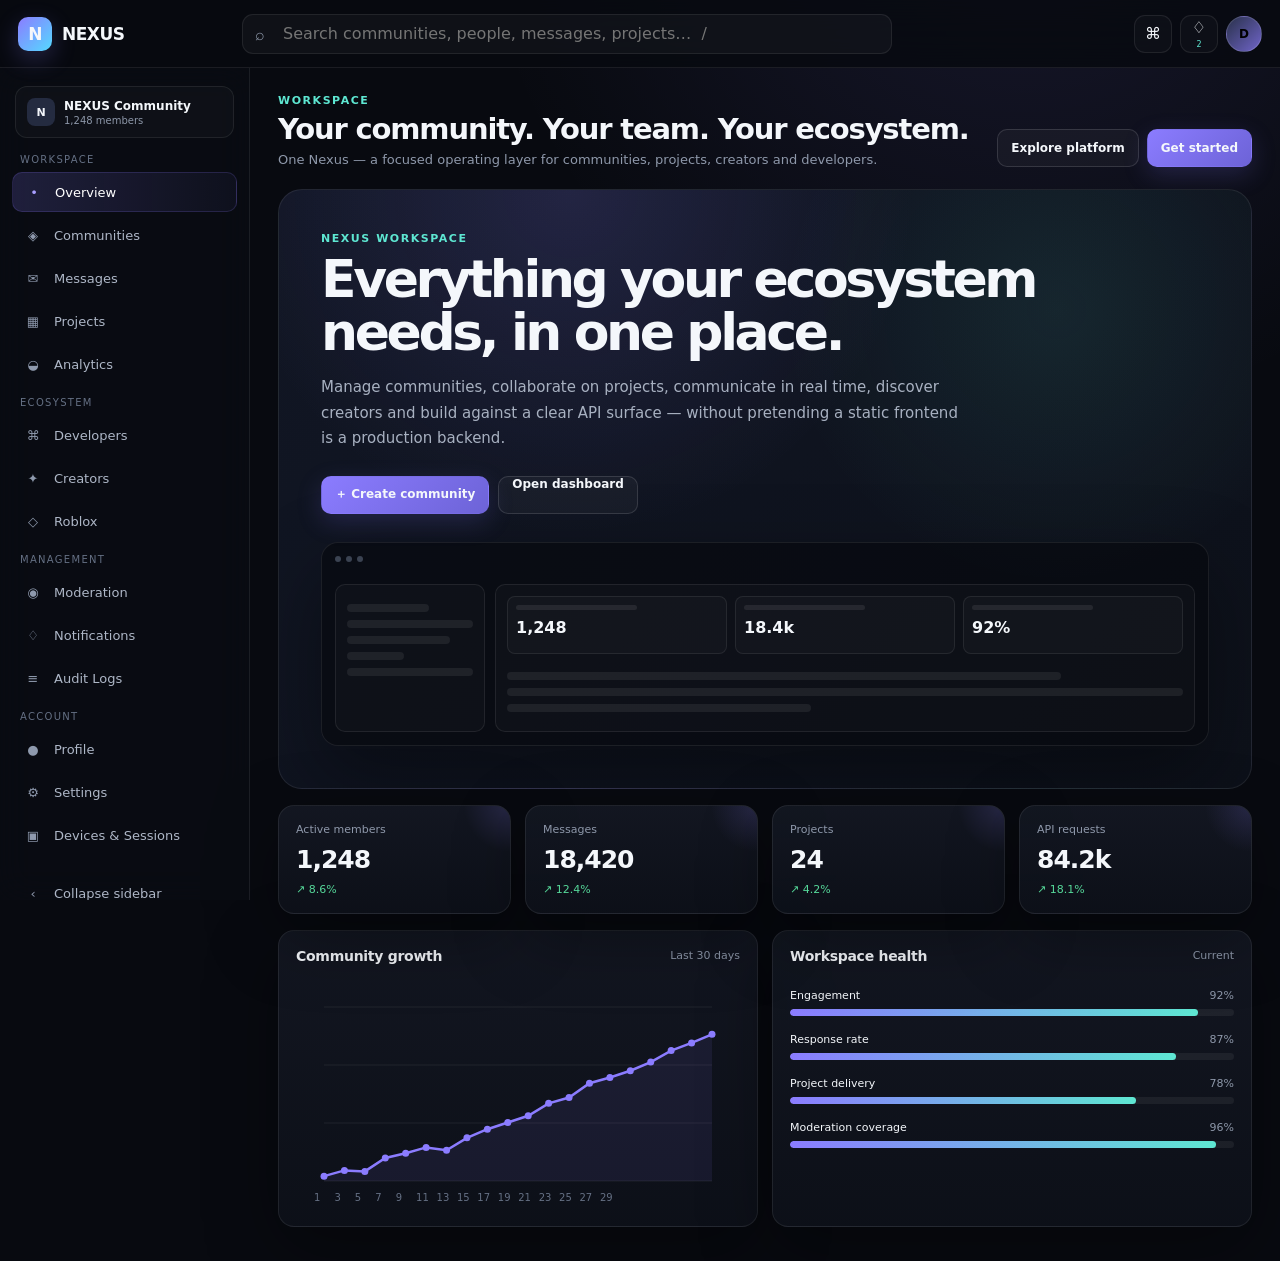
<file: index.html>
<!doctype html>
<html lang="en">
<head>
<meta charset="utf-8">
<meta name="viewport" content="width=device-width,initial-scale=1,viewport-fit=cover">
<meta name="theme-color" content="#080a10">
<meta name="description" content="NEXUS — community, collaboration, creator and developer operations in one workspace.">
<title>NEXUS — Your community. Your team. Your ecosystem.</title>
<link rel="manifest" href="manifest.webmanifest">
<link rel="stylesheet" href="style.css">
</head>
<body data-page="overview">
<div id="app"></div>
<script src="script.js"></script>
</body>
</html>
</file>
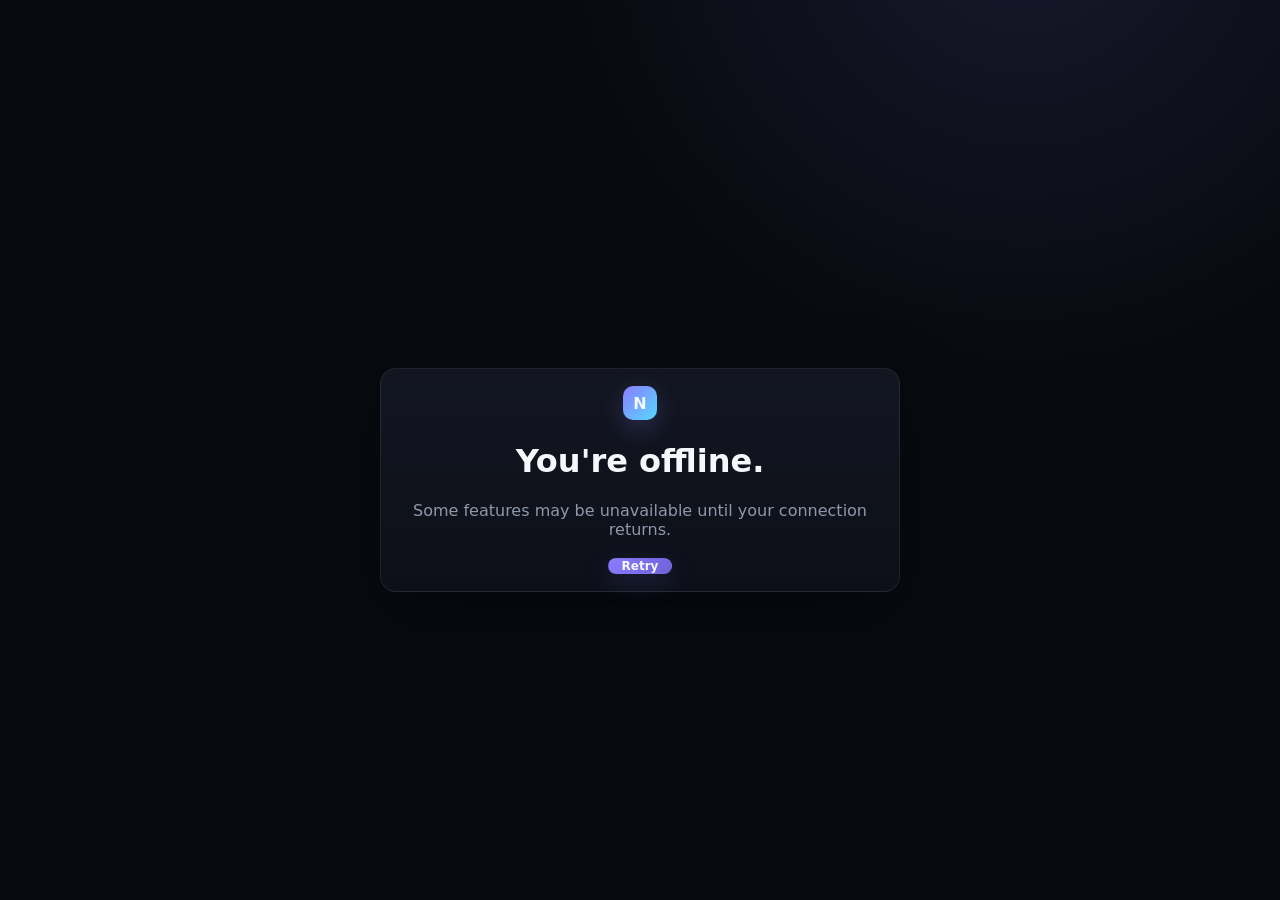
<file: offline.html>
<!doctype html><html lang="en"><head><meta charset="utf-8"><meta name="viewport" content="width=device-width"><title>NEXUS — Offline</title><link rel="stylesheet" href="style.css"></head><body><main class="main" style="margin:0;display:grid;place-items:center;min-height:100vh"><div class="card" style="max-width:520px;text-align:center"><div class="logo" style="margin:auto">N</div><h1>You're offline.</h1><p class="muted">Some features may be unavailable until your connection returns.</p><a class="btn primary" href="index.html">Retry</a></div></main></body></html>
</file>
<file: style.css>
:root{
 --bg:#080a10;--bg2:#0d1018;--panel:rgba(18,22,32,.82);--panel2:#121722;
 --border:rgba(255,255,255,.08);--border2:rgba(255,255,255,.13);
 --text:#f4f7fb;--muted:#8e98aa;--muted2:#657084;--accent:#8b7cff;
 --accent2:#5ee7d2;--danger:#ff6b7a;--warning:#f5c96a;--success:#56d99a;
 --shadow:0 22px 70px rgba(0,0,0,.35);--r:16px;--r2:12px;--sidebar:250px;
 --font:Inter,ui-sans-serif,system-ui,-apple-system,BlinkMacSystemFont,"Segoe UI",sans-serif;
}
*{box-sizing:border-box}html,body{margin:0;min-height:100%;background:radial-gradient(circle at 80% -10%,rgba(139,124,255,.12),transparent 32%),var(--bg);color:var(--text);font-family:var(--font)}
body{overflow-x:hidden}button,input,select,textarea{font:inherit}button{cursor:pointer}
a{color:inherit;text-decoration:none}.hidden{display:none!important}
.app{min-height:100vh}.topbar{height:68px;position:fixed;inset:0 0 auto 0;z-index:40;border-bottom:1px solid var(--border);background:rgba(8,10,16,.84);backdrop-filter:blur(18px);display:flex;align-items:center;padding:0 18px;gap:14px}
.brand{display:flex;align-items:center;gap:10px;font-weight:800;letter-spacing:-.03em;font-size:17px;min-width:210px}
.logo{width:34px;height:34px;border-radius:10px;display:grid;place-items:center;background:linear-gradient(135deg,var(--accent),#55d9ff);box-shadow:0 8px 25px rgba(139,124,255,.24);font-weight:900}
.iconbtn{width:38px;height:38px;border:1px solid var(--border);background:rgba(255,255,255,.025);color:var(--text);border-radius:11px;display:grid;place-items:center}
.iconbtn:hover,.navitem:hover,.chip:hover{background:rgba(255,255,255,.06)}
.topsearch{flex:1;max-width:650px;position:relative}.topsearch input{width:100%;height:40px;border:1px solid var(--border);border-radius:11px;background:rgba(255,255,255,.035);color:var(--text);padding:0 42px 0 40px;outline:none}.topsearch input:focus{border-color:rgba(139,124,255,.55);box-shadow:0 0 0 3px rgba(139,124,255,.09)}.searchicon{position:absolute;left:13px;top:11px;color:var(--muted)}
.topactions{margin-left:auto;display:flex;align-items:center;gap:8px}.avatar{width:36px;height:36px;border-radius:50%;display:grid;place-items:center;background:linear-gradient(135deg,#29314a,#7065c9);font-size:12px;font-weight:800;border:1px solid var(--border2)}
.sidebar{position:fixed;z-index:35;top:68px;bottom:0;left:0;width:var(--sidebar);padding:18px 12px;border-right:1px solid var(--border);background:rgba(10,12,19,.88);backdrop-filter:blur(16px);transition:width .22s ease,transform .22s ease;overflow:auto}
.sidebar.collapsed{width:74px}.side-group{margin:13px 8px 7px;font-size:10px;text-transform:uppercase;letter-spacing:.13em;color:var(--muted2)}.navitem{height:40px;border-radius:10px;display:flex;align-items:center;gap:11px;padding:0 11px;color:#aeb7c7;font-size:13px;margin:3px 0;white-space:nowrap}.navitem .ico{width:20px;text-align:center;color:#8e99ad}.navitem.active{background:linear-gradient(90deg,rgba(139,124,255,.18),rgba(139,124,255,.05));color:#fff;border:1px solid rgba(139,124,255,.18)}.navitem.active .ico{color:#a99fff}.sidebar.collapsed .navlabel,.sidebar.collapsed .side-group{display:none}.sidebar.collapsed .navitem{justify-content:center;padding:0}.workspace-switch{margin:0 3px 16px;padding:11px;border:1px solid var(--border);border-radius:12px;background:rgba(255,255,255,.025);display:flex;gap:9px;align-items:center}.workspace-switch .mini{width:28px;height:28px;border-radius:8px;background:#242b40;display:grid;place-items:center;font-size:11px;font-weight:800}.workspace-switch strong{display:block;font-size:12px}.workspace-switch span{display:block;color:var(--muted);font-size:10px;margin-top:2px}.sidebar.collapsed .workspace-switch{justify-content:center}.sidebar.collapsed .workspace-switch>div:not(.mini){display:none}
.main{margin-left:var(--sidebar);padding:94px 28px 34px;transition:margin-left .22s ease;min-height:100vh}.main.expanded{margin-left:74px}.container{max-width:1500px;margin:auto}
.pagehead{display:flex;align-items:flex-end;justify-content:space-between;gap:20px;margin-bottom:22px}.eyebrow{color:var(--accent2);font-size:11px;text-transform:uppercase;letter-spacing:.14em;font-weight:800}.pagehead h1{margin:5px 0 0;font-size:29px;letter-spacing:-.04em}.pagehead p{color:var(--muted);margin:6px 0 0;font-size:13px}.actions{display:flex;gap:8px;flex-wrap:wrap}
.btn{height:38px;border:1px solid var(--border2);background:rgba(255,255,255,.035);color:var(--text);padding:0 13px;border-radius:10px;font-size:12px;font-weight:700}.btn:hover{background:rgba(255,255,255,.07)}.btn.primary{background:linear-gradient(135deg,#8b7cff,#6d63d7);border-color:transparent;box-shadow:0 8px 24px rgba(110,98,215,.22)}.btn.danger{color:#ffd6da;border-color:rgba(255,107,122,.28)}.btn.small{height:31px;padding:0 10px;font-size:11px}
.grid{display:grid;gap:14px}.g4{grid-template-columns:repeat(4,1fr)}.g3{grid-template-columns:repeat(3,1fr)}.g2{grid-template-columns:repeat(2,1fr)}.card{border:1px solid var(--border);background:linear-gradient(180deg,rgba(20,24,35,.88),rgba(14,18,27,.82));box-shadow:var(--shadow);border-radius:var(--r);padding:17px}.card.flat{box-shadow:none}.card h3{font-size:13px;margin:0}.muted{color:var(--muted)}.tiny{font-size:11px}.metric{position:relative;overflow:hidden}.metric:after{content:"";position:absolute;width:100px;height:100px;right:-50px;top:-50px;background:radial-gradient(circle,rgba(139,124,255,.17),transparent 65%)}.metric .label{font-size:11px;color:var(--muted)}.metric .value{font-size:25px;font-weight:800;letter-spacing:-.04em;margin:9px 0}.delta{font-size:11px}.up{color:var(--success)}.down{color:var(--danger)}
.panelhead{display:flex;justify-content:space-between;align-items:center;gap:10px;margin-bottom:15px}.panelhead h2{font-size:14px;margin:0;letter-spacing:-.02em}.panelhead span{font-size:11px;color:var(--muted)}
.chart{height:230px;position:relative}.chart canvas{width:100%;height:100%}.legend{display:flex;gap:15px;font-size:10px;color:var(--muted)}.legend i{display:inline-block;width:7px;height:7px;border-radius:50%;background:var(--accent);margin-right:5px}
.tablewrap{overflow:auto}.table{width:100%;border-collapse:collapse;min-width:650px}.table th,.table td{padding:12px 10px;border-bottom:1px solid var(--border);font-size:11px;text-align:left}.table th{color:var(--muted);font-size:10px;text-transform:uppercase;letter-spacing:.08em;position:sticky;top:0;background:#121722}.table tr:hover td{background:rgba(255,255,255,.018)}.usercell{display:flex;align-items:center;gap:9px}.userdot{width:30px;height:30px;border-radius:9px;background:linear-gradient(135deg,#29324a,#514a87);display:grid;place-items:center;font-size:10px;font-weight:800}.badge{display:inline-flex;align-items:center;height:22px;padding:0 8px;border-radius:999px;background:rgba(255,255,255,.06);color:#cbd3df;font-size:10px}.badge.success{background:rgba(86,217,154,.1);color:#8ceab9}.badge.warn{background:rgba(245,201,106,.1);color:#f6d994}.badge.danger{background:rgba(255,107,122,.1);color:#ff9ca7}
.input,.select,.textarea{width:100%;height:39px;border:1px solid var(--border2);background:rgba(255,255,255,.03);color:var(--text);border-radius:10px;padding:0 11px;outline:none}.textarea{height:100px;padding:10px;resize:vertical}.input:focus,.select:focus,.textarea:focus{border-color:rgba(139,124,255,.55)}label{display:block;font-size:11px;color:#b6becb;margin-bottom:6px}.field{margin-bottom:13px}.error{font-size:10px;color:var(--danger);margin-top:5px}.formgrid{display:grid;grid-template-columns:1fr 1fr;gap:13px}.formgrid .full{grid-column:1/-1}
.hero{padding:42px;border-radius:24px;border:1px solid var(--border);background:radial-gradient(circle at 80% 20%,rgba(94,231,210,.09),transparent 30%),radial-gradient(circle at 30% 0%,rgba(139,124,255,.15),transparent 38%),linear-gradient(135deg,#111624,#0d111a);overflow:hidden;position:relative}.hero h1{font-size:52px;line-height:1.02;letter-spacing:-.065em;max-width:750px;margin:8px 0 16px}.hero p{color:#a8b1c1;max-width:650px;font-size:15px;line-height:1.7}.hero .hero-actions{display:flex;gap:9px;margin-top:24px}.preview{margin-top:28px;border:1px solid var(--border);background:rgba(5,7,12,.6);border-radius:17px;padding:13px;box-shadow:0 30px 80px rgba(0,0,0,.35)}.previewbar{height:28px;display:flex;gap:5px}.dot{width:6px;height:6px;border-radius:50%;background:#3b4352}.previewgrid{display:grid;grid-template-columns:150px 1fr;gap:10px}.previewnav,.previewmain{border:1px solid var(--border);border-radius:10px;background:rgba(255,255,255,.025);padding:11px}.sk{height:8px;background:rgba(255,255,255,.07);border-radius:4px;margin:8px 0}.sk.w1{width:65%}.sk.w2{width:82%}.sk.w3{width:45%}.previewcards{display:grid;grid-template-columns:repeat(3,1fr);gap:8px}.previewcard{height:58px;border:1px solid var(--border);border-radius:8px;background:rgba(255,255,255,.025);padding:8px}.previewline{height:5px;background:rgba(255,255,255,.08);border-radius:4px;width:60%;margin-bottom:8px}
.kpis{margin-top:16px}.section{margin-top:16px}.two{display:grid;grid-template-columns:1.45fr .85fr;gap:14px}
.chat{display:grid;grid-template-columns:190px 1fr 270px;height:610px;overflow:hidden;padding:0}.chatcol{border-right:1px solid var(--border);min-width:0}.chatcol:last-child{border-right:0}.chathead{padding:15px;border-bottom:1px solid var(--border);font-size:12px;font-weight:800}.channels{padding:10px}.channel{padding:9px;border-radius:8px;color:var(--muted);font-size:11px;cursor:pointer}.channel.active,.channel:hover{background:rgba(139,124,255,.1);color:#fff}.messages{display:flex;flex-direction:column;height:100%}.msglist{flex:1;overflow:auto;padding:16px}.msg{display:flex;gap:9px;margin:0 0 15px}.msgbody{min-width:0}.msgmeta{font-size:10px;margin-bottom:4px}.msgtext{font-size:12px;line-height:1.55;color:#d3d9e3}.composer{padding:12px;border-top:1px solid var(--border);display:flex;gap:7px}.composer input{flex:1}.thread{padding:15px;overflow:auto}.threadmsg{padding:11px;border:1px solid var(--border);border-radius:10px;margin-bottom:9px;font-size:11px}.typing{color:var(--accent2);font-size:10px;margin:0 16px 6px}
.kanban{display:grid;grid-template-columns:repeat(5,1fr);gap:10px;overflow:auto}.column{min-width:205px;background:rgba(255,255,255,.018);border:1px solid var(--border);border-radius:12px;padding:9px}.colhead{display:flex;justify-content:space-between;font-size:10px;color:var(--muted);margin-bottom:8px}.task{background:#141925;border:1px solid var(--border);border-radius:10px;padding:10px;margin:7px 0;cursor:grab}.task:active{cursor:grabbing}.task strong{font-size:11px;display:block}.task p{font-size:10px;color:var(--muted);line-height:1.4;margin:7px 0}.task.dragging{opacity:.45}.dropzone{outline:1px dashed rgba(139,124,255,.55);outline-offset:-3px}
.creatorgrid{display:grid;grid-template-columns:repeat(3,1fr);gap:13px}.creator{display:flex;gap:12px}.creator .bigavatar{width:48px;height:48px;border-radius:14px;background:linear-gradient(135deg,#27304a,#7568cf);display:grid;place-items:center;font-weight:800}.skills{display:flex;flex-wrap:wrap;gap:5px;margin-top:9px}
.tabs{display:flex;gap:4px;border-bottom:1px solid var(--border);margin-bottom:15px;overflow:auto}.tab{border:0;background:none;color:var(--muted);padding:10px 12px;font-size:11px;white-space:nowrap;border-bottom:2px solid transparent}.tab.active{color:#fff;border-color:var(--accent)}
.empty{text-align:center;padding:45px 20px;color:var(--muted)}.empty strong{display:block;color:#e9edf5;font-size:14px;margin-bottom:5px}
.toastwrap{position:fixed;right:18px;bottom:18px;z-index:100;display:grid;gap:8px;width:min(360px,calc(100vw - 36px))}.toast{border:1px solid var(--border2);background:#121722;box-shadow:var(--shadow);border-radius:12px;padding:12px 13px;font-size:11px;animation:toastin .22s ease}.toast.success{border-color:rgba(86,217,154,.25)}.toast.error{border-color:rgba(255,107,122,.3)}@keyframes toastin{from{opacity:0;transform:translateY(8px)}to{opacity:1;transform:none}}
.modalback{position:fixed;inset:0;z-index:90;background:rgba(0,0,0,.64);backdrop-filter:blur(8px);display:grid;place-items:center;padding:18px}.modal{width:min(620px,100%);max-height:90vh;overflow:auto;background:#111621;border:1px solid var(--border2);border-radius:18px;box-shadow:0 40px 120px rgba(0,0,0,.6);padding:18px}.modal h2{margin:0 0 5px;font-size:17px}.modal p{font-size:11px;color:var(--muted)}.modalhead{display:flex;justify-content:space-between;align-items:flex-start;margin-bottom:15px}
.palette{width:min(700px,100%)}.commandinput{height:50px!important;font-size:15px}.commands{margin-top:9px;display:grid}.command{padding:11px;border-radius:9px;font-size:11px;display:flex;justify-content:space-between}.command.active,.command:hover{background:rgba(139,124,255,.12)}.kbd{font-size:9px;color:var(--muted);border:1px solid var(--border);padding:3px 6px;border-radius:5px}
.drawer{position:fixed;inset:0;z-index:80;background:rgba(0,0,0,.5)}.drawer .sheet{position:absolute;left:0;top:0;bottom:0;width:min(310px,88vw);background:#0d1119;border-right:1px solid var(--border);padding:16px;overflow:auto}
.mobilebottom{display:none}.fab{display:none}.mobileonly{display:none}
.statbar{height:7px;background:rgba(255,255,255,.06);border-radius:99px;overflow:hidden}.statbar>i{display:block;height:100%;background:linear-gradient(90deg,var(--accent),var(--accent2));border-radius:inherit}
.notice{padding:11px;border-radius:10px;border:1px solid rgba(245,201,106,.18);background:rgba(245,201,106,.05);color:#d9c99e;font-size:11px}
.hero-dark{min-height:180px;display:flex;align-items:flex-end}.profilecover{height:170px;border-radius:18px;background:radial-gradient(circle at 75% 15%,rgba(94,231,210,.18),transparent 30%),linear-gradient(120deg,#161d31,#0f121b);border:1px solid var(--border);position:relative}.profileinfo{margin-top:-30px;padding:0 20px;display:flex;align-items:flex-end;gap:14px}.profileinfo .bigavatar{width:72px;height:72px;border-radius:20px;border:4px solid #0d1119;background:linear-gradient(135deg,#6d63d7,#58d7cb);display:grid;place-items:center;font-size:19px;font-weight:900}
@media(max-width:1100px){.g4{grid-template-columns:repeat(2,1fr)}.two{grid-template-columns:1fr}.creatorgrid{grid-template-columns:repeat(2,1fr)}.chat{grid-template-columns:180px 1fr}.chatcol:last-child{display:none}}
@media(max-width:820px){:root{--sidebar:0px}.topbar{padding:0 12px}.brand{min-width:auto}.brand .brandname{display:none}.topsearch{max-width:none}.topactions .hide-mobile{display:none}.sidebar{transform:translateX(-105%);width:270px;box-shadow:30px 0 80px rgba(0,0,0,.45)}.sidebar.open{transform:none}.main,.main.expanded{margin-left:0;padding:82px 14px 85px}.mobileonly{display:block}.mobilebottom{position:fixed;display:grid;grid-template-columns:repeat(5,1fr);left:8px;right:8px;bottom:8px;height:62px;z-index:50;border:1px solid var(--border);border-radius:16px;background:rgba(12,15,23,.92);backdrop-filter:blur(16px);box-shadow:0 15px 50px rgba(0,0,0,.5);padding:5px}.mobilebottom a{display:grid;place-items:center;color:var(--muted);font-size:9px;gap:1px}.mobilebottom a.active{color:#fff}.mobilebottom .ico{font-size:16px}.fab{display:grid;place-items:center;position:fixed;right:18px;bottom:82px;z-index:45;width:48px;height:48px;border-radius:15px;border:1px solid rgba(255,255,255,.1);background:linear-gradient(135deg,var(--accent),#655bd0);box-shadow:0 15px 35px rgba(91,78,196,.35);font-size:20px}.g3,.g2{grid-template-columns:1fr}.creatorgrid{grid-template-columns:1fr}.formgrid{grid-template-columns:1fr}.formgrid .full{grid-column:auto}.hero{padding:25px}.hero h1{font-size:39px}.pagehead{align-items:flex-start;flex-direction:column}.previewgrid{grid-template-columns:1fr}.previewnav{display:none}.previewcards{grid-template-columns:1fr}.tablewrap.mobile-cards .table{min-width:0}.tablewrap.mobile-cards thead{display:none}.tablewrap.mobile-cards tbody,.tablewrap.mobile-cards tr,.tablewrap.mobile-cards td{display:block;width:100%}.tablewrap.mobile-cards tr{border:1px solid var(--border);border-radius:12px;margin:8px 0;padding:7px}.tablewrap.mobile-cards td{border:0;padding:6px 7px}.tablewrap.mobile-cards td:before{content:attr(data-label);display:block;color:var(--muted2);font-size:9px;text-transform:uppercase;letter-spacing:.08em;margin-bottom:2px}.chat{height:calc(100vh - 170px);grid-template-columns:1fr}.chatcol:first-child{display:none}.chatcol:last-child{display:none}.kanban{grid-template-columns:repeat(5,205px);overflow-x:auto}.g4{grid-template-columns:1fr 1fr}.metric .value{font-size:21px}.topbar .iconbtn{width:35px;height:35px}}
@media(max-width:480px){.g4{grid-template-columns:1fr}.hero h1{font-size:34px}.card{padding:14px}.pagehead h1{font-size:24px}.topsearch input{padding-left:35px}.topsearch input::placeholder{color:transparent}.actions{width:100%}.actions .btn{flex:1}.profileinfo{padding:0 8px;align-items:center}.profileinfo .bigavatar{width:60px;height:60px}.profileinfo h2{font-size:18px}.preview{display:none}}
@media(prefers-reduced-motion:reduce){*,*:before,*:after{scroll-behavior:auto!important;animation-duration:.001ms!important;transition-duration:.001ms!important}}
</file>
